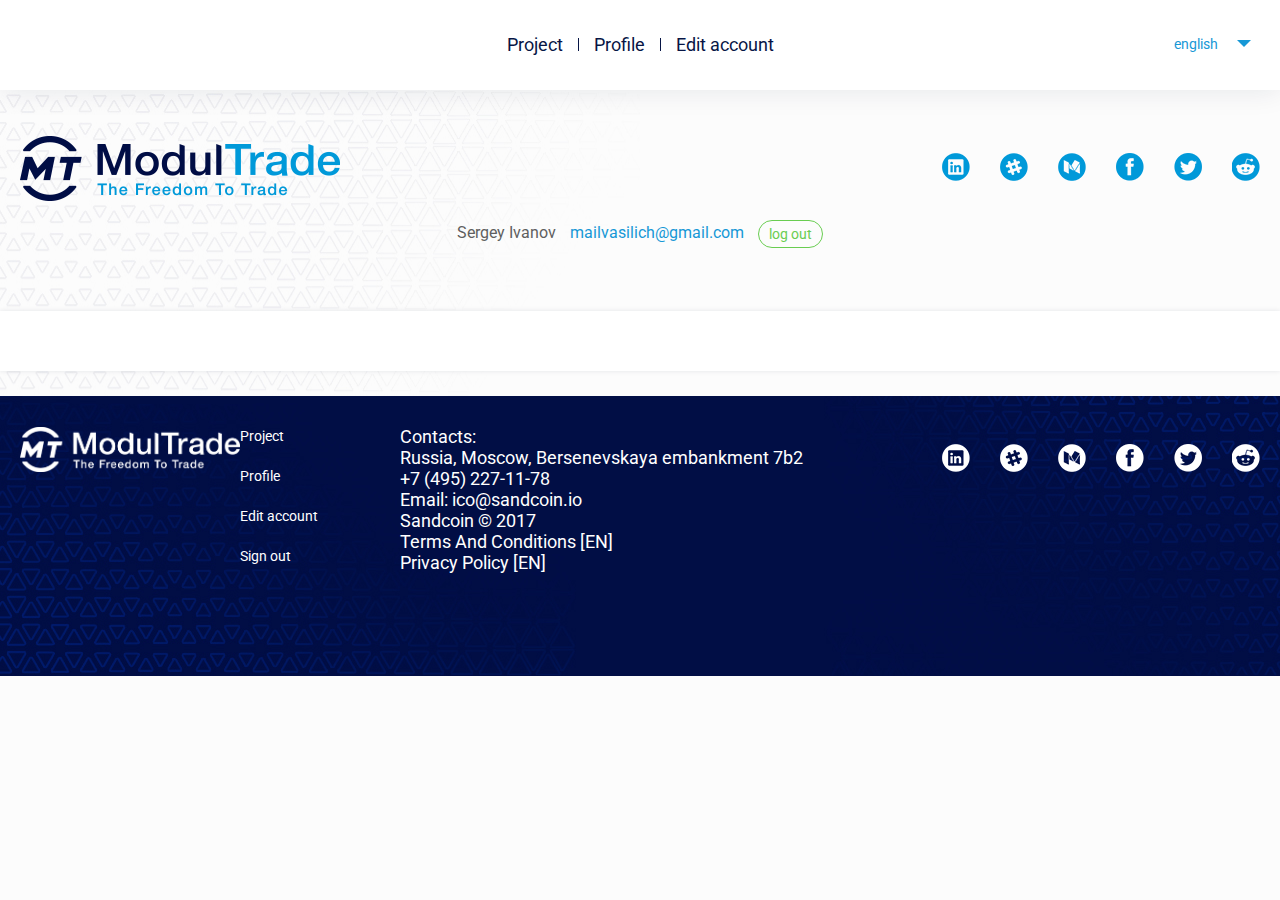
<file: _index.html>
<!DOCTYPE html>
<html lang="ru">

<head>
 <meta charset="UTF-8">
    <meta name="format-detection" content="telephone=no" />
    <meta id="viewport" name="viewport" content="width=device-width, initial-scale=1.0">
   <link href="https://fonts.googleapis.com/css?family=Roboto:100,100i,300,300i,400,400i,500,500i,700,700i,900,900i&amp;subset=cyrillic,cyrillic-ext,latin-ext" rel="stylesheet">
    <link href="/stylesheets/styles.css" type="text/css" rel="stylesheet">
    <script type="text/javascript" src="/javascripts/jquery-2.1.1.min.js"></script>
    <script type="text/javascript" src="/javascripts/jquery.ui.touch-punch.js"></script>
    <script type="text/javascript" src="/javascripts/bootstrap.min.js"></script>
    <script type="text/javascript" src="/javascripts/chosen.jquery.js"></script>
      
    <script type="text/javascript" src="/javascripts/custom.js"></script>

</head>

<body>

  <div class="body-wrap">
    <header class="header">
      <div class=" container">
        <div class="row">
          <div class="menu">
            <div class="menu__item"><a href="#">Project</a></div>   
            <div class="menu__item"><a href="#">Profile</a></div>
            <div class="menu__item"><a href="#">Edit account</a></div>
          </div>

          <div class="lang">
            <div class="lang__wrap">
              <div class="lang__item active"><a href="#" class="lang--1">english</a></div>
              <div class="lang__item"><a href="#" class="lang--2">русский</a></div>
              <div class="lang__item"><a href="#" class="lang--3">chainise</a></div>
            </div>
          </div>
        </div>
      </div>
    </header>

    <section class="main_content">
      <div class="container">
        <div class="row dop_head">
          <div class="logo"><a href="#">gitex</a></div>
          <div class="soc_block">
            <div class="soc_block__item soc_block__item--1"><a href="#">&nbsp;</a></div>
            <div class="soc_block__item soc_block__item--2"><a href="#">&nbsp;</a></div>
            <div class="soc_block__item soc_block__item--3"><a href="#">&nbsp;</a></div>
            <div class="soc_block__item soc_block__item--4"><a href="#">&nbsp;</a></div>
            <div class="soc_block__item soc_block__item--5"><a href="#">&nbsp;</a></div>
            <div class="soc_block__item soc_block__item--6"><a href="#">&nbsp;</a></div>
          </div>
          <div class="account_block">
            <div class="account_block__name">Sergey Ivanov</div>
            <a href="mailto:mailvasilich@gmail.com" class="account_block__mail">mailvasilich@gmail.com</a>
            <a href="#" class="account_block__out green_btn">log out</a>
          </div>
        </div>  
        <div class="main_content__block row">
          
        </div>
      </div>
    </section>   
      
    <footer class="footer">
      <div class="container">
        <div class="row">
          <div class="logo logo--foot"><a href="#">gitex</a></div>

          <div class="soc_block soc_block--foot">
            <div class="soc_block__item soc_block__item--1"><a href="#">&nbsp;</a></div>
            <div class="soc_block__item soc_block__item--2"><a href="#">&nbsp;</a></div>
            <div class="soc_block__item soc_block__item--3"><a href="#">&nbsp;</a></div>
            <div class="soc_block__item soc_block__item--4"><a href="#">&nbsp;</a></div>
            <div class="soc_block__item soc_block__item--5"><a href="#">&nbsp;</a></div>
            <div class="soc_block__item soc_block__item--6"><a href="#">&nbsp;</a></div>
          </div>

          <div class="footer__text">
            <div class="footer__menu">
              <a href="#">Project</a>
              <a href="#">Profile </a>
              <a href="#">Edit account</a>
              <a href="#">Sign out</a>
            </div>
            <div class="footer__contact">
              <p>Contacts:</p>
              <p>Russia, Moscow, Bersenevskaya embankment 7b2</p>
              <p>+7 (495) 227-11-78</p>
              <p>Email: ico@sandcoin.io</p>
              <p>Sandcoin © 2017</p>
              <p>Terms And Conditions [EN]</p>
              <p>Privacy Policy [EN]</p>
            </div>
          </div>

        </div>
      </div>
    </footer>


  </div>
</div>  
</body>
</html>
</file>
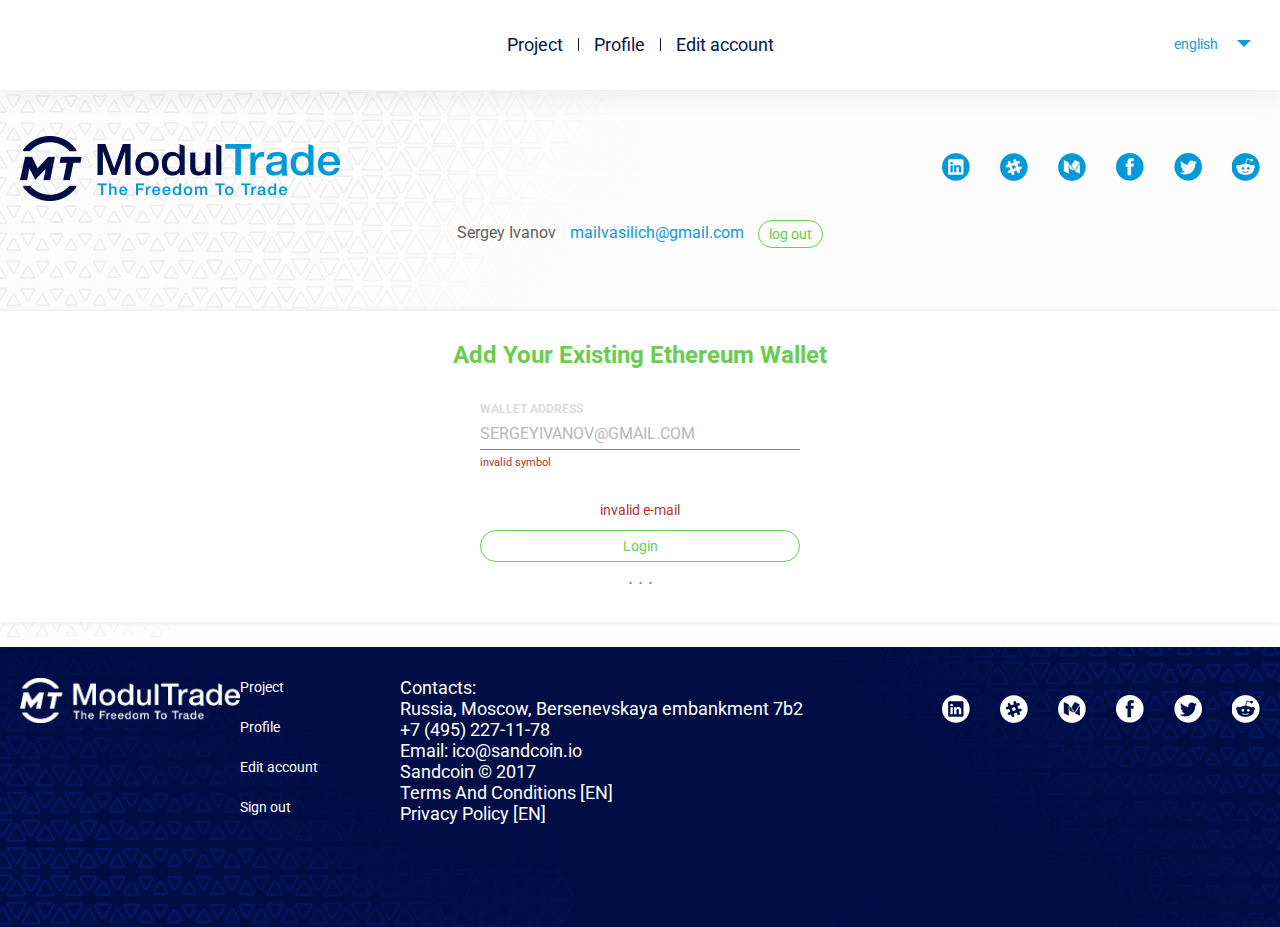
<file: add.html>
<!DOCTYPE html>
<html lang="ru">

<head>
 <meta charset="UTF-8">
    <meta name="format-detection" content="telephone=no" />
    <meta id="viewport" name="viewport" content="width=device-width, initial-scale=1.0">
   <link href="https://fonts.googleapis.com/css?family=Roboto:100,100i,300,300i,400,400i,500,500i,700,700i,900,900i&amp;subset=cyrillic,cyrillic-ext,latin-ext" rel="stylesheet">
    <link href="/stylesheets/styles.css" type="text/css" rel="stylesheet">
    <script type="text/javascript" src="/javascripts/jquery-2.1.1.min.js"></script>
    <script type="text/javascript" src="/javascripts/jquery.ui.touch-punch.js"></script>
    <script type="text/javascript" src="/javascripts/bootstrap.min.js"></script>
    <script type="text/javascript" src="/javascripts/chosen.jquery.js"></script>
      
    <script type="text/javascript" src="/javascripts/custom.js"></script>

</head>

<body>

  <div class="body-wrap">
    <header class="header">
      <div class=" container">
        <div class="row">
          <div class="menu">
            <div class="menu__item"><a href="#">Project</a></div>   
            <div class="menu__item"><a href="#">Profile</a></div>
            <div class="menu__item"><a href="#">Edit account</a></div>
          </div>

          <div class="lang">
            <div class="lang__wrap">
              <div class="lang__item active"><a href="#" class="lang--1">english</a></div>
              <div class="lang__item"><a href="#" class="lang--2">русский</a></div>
              <div class="lang__item"><a href="#" class="lang--3">chainise</a></div>
            </div>
          </div>
        </div>
      </div>
    </header>

    <section class="content">
      <div class="container main_content">
        <div class="row dop_head">
          <div class="logo"><a href="#">gitex</a></div>
          <div class="soc_block">
            <div class="soc_block__item soc_block__item--1"><a href="#">&nbsp;</a></div>
            <div class="soc_block__item soc_block__item--2"><a href="#">&nbsp;</a></div>
            <div class="soc_block__item soc_block__item--3"><a href="#">&nbsp;</a></div>
            <div class="soc_block__item soc_block__item--4"><a href="#">&nbsp;</a></div>
            <div class="soc_block__item soc_block__item--5"><a href="#">&nbsp;</a></div>
            <div class="soc_block__item soc_block__item--6"><a href="#">&nbsp;</a></div>
          </div>
          <div class="account_block">
            <div class="account_block__name">Sergey Ivanov</div>
            <a href="mailto:mailvasilich@gmail.com" class="account_block__mail">mailvasilich@gmail.com</a>
            <a href="#" class="account_block__out green_btn">log out</a>
          </div>
        </div>  
        <div class="main_content__block row">
          <div class="title title--active">
            Add Your Existing Ethereum Wallet
          </div>

          <form action="" class="form standart">
            <div class="form__line">
              <label for="" class="standart">Wallet address</label>
              <input type="text" class="standart" placeholder="sergeyivanov@gmail.com">
              <div class="form__error">invalid symbol</div>
            </div>

            <div class="submit">
              <div class="submit__error">invalid e-mail</div>
              <a href="#" class="green_btn">Login</a>
            </div>
          </form>
        </div>
      </div>
    </section>   
    <footer class="footer">
      <div class="container">
        <div class="row">
          <div class="logo logo--foot"><a href="#">gitex</a></div>

          <div class="soc_block soc_block--foot">
            <div class="soc_block__item soc_block__item--1"><a href="#">&nbsp;</a></div>
            <div class="soc_block__item soc_block__item--2"><a href="#">&nbsp;</a></div>
            <div class="soc_block__item soc_block__item--3"><a href="#">&nbsp;</a></div>
            <div class="soc_block__item soc_block__item--4"><a href="#">&nbsp;</a></div>
            <div class="soc_block__item soc_block__item--5"><a href="#">&nbsp;</a></div>
            <div class="soc_block__item soc_block__item--6"><a href="#">&nbsp;</a></div>
          </div>

          <div class="footer__text">
            <div class="footer__menu">
              <a href="#">Project</a>
              <a href="#">Profile </a>
              <a href="#">Edit account</a>
              <a href="#">Sign out</a>
            </div>
            <div class="footer__contact">
              <p>Contacts:</p>
              <p>Russia, Moscow, Bersenevskaya embankment 7b2</p>
              <p>+7 (495) 227-11-78</p>
              <p>Email: ico@sandcoin.io</p>
              <p>Sandcoin © 2017</p>
              <p>Terms And Conditions [EN]</p>
              <p>Privacy Policy [EN]</p>
            </div>
          </div>

        </div>
      </div>
    </footer>


  </div>
</div>  
</body>
</html>
</file>
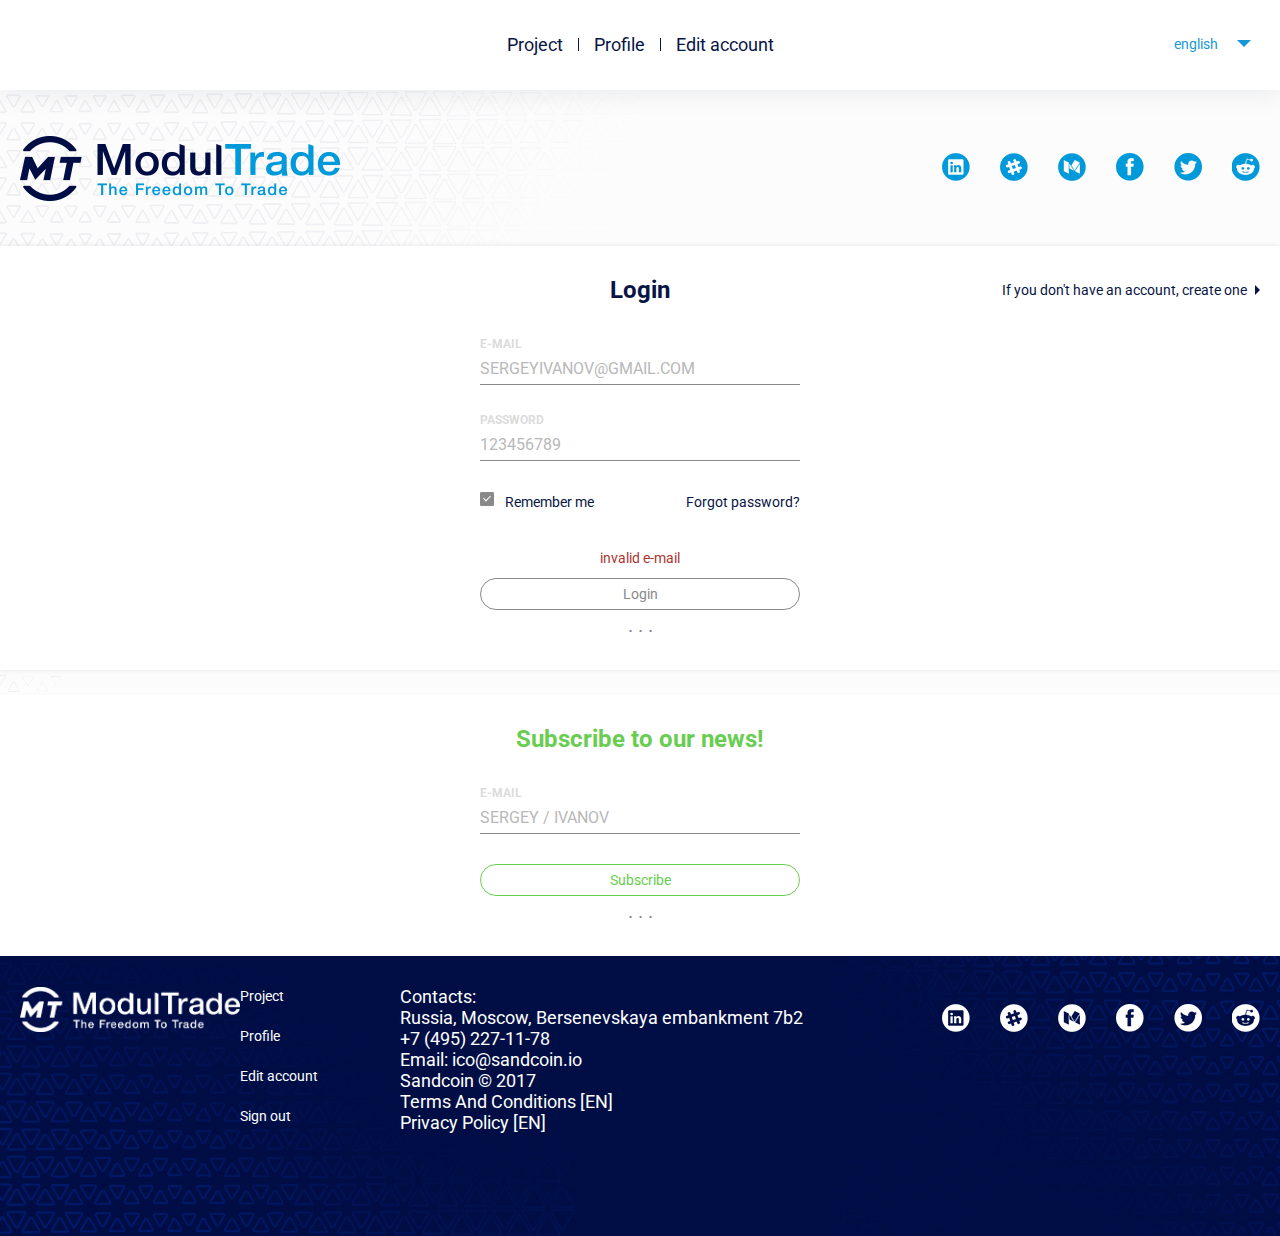
<file: login.html>
<!DOCTYPE html>
<html lang="ru">

<head>
 <meta charset="UTF-8">
    <meta name="format-detection" content="telephone=no" />
    <meta id="viewport" name="viewport" content="width=device-width, initial-scale=1.0">
   <link href="https://fonts.googleapis.com/css?family=Roboto:100,100i,300,300i,400,400i,500,500i,700,700i,900,900i&amp;subset=cyrillic,cyrillic-ext,latin-ext" rel="stylesheet">
    <link href="/stylesheets/styles.css" type="text/css" rel="stylesheet">
    <script type="text/javascript" src="/javascripts/jquery-2.1.1.min.js"></script>
    <script type="text/javascript" src="/javascripts/jquery.ui.touch-punch.js"></script>
    <script type="text/javascript" src="/javascripts/bootstrap.min.js"></script>
    <script type="text/javascript" src="/javascripts/chosen.jquery.js"></script>
      
    <script type="text/javascript" src="/javascripts/custom.js"></script>

</head>

<body>

  <div class="body-wrap">
    <header class="header">
      <div class=" container">
        <div class="row">
          <div class="menu">
            <div class="menu__item"><a href="#">Project</a></div>   
            <div class="menu__item"><a href="#">Profile</a></div>
            <div class="menu__item"><a href="#">Edit account</a></div>
          </div>

          <div class="lang">
            <div class="lang__wrap">
              <div class="lang__item active"><a href="#" class="lang--1">english</a></div>
              <div class="lang__item"><a href="#" class="lang--2">русский</a></div>
              <div class="lang__item"><a href="#" class="lang--3">chainise</a></div>
            </div>
          </div>
        </div>
      </div>
    </header>

    <section class="content">
      <div class="container main_content">
        <div class="row dop_head">
          <div class="logo"><a href="#">gitex</a></div>
          <div class="soc_block">
            <div class="soc_block__item soc_block__item--1"><a href="#">&nbsp;</a></div>
            <div class="soc_block__item soc_block__item--2"><a href="#">&nbsp;</a></div>
            <div class="soc_block__item soc_block__item--3"><a href="#">&nbsp;</a></div>
            <div class="soc_block__item soc_block__item--4"><a href="#">&nbsp;</a></div>
            <div class="soc_block__item soc_block__item--5"><a href="#">&nbsp;</a></div>
            <div class="soc_block__item soc_block__item--6"><a href="#">&nbsp;</a></div>
          </div>
        </div>  
        <div class="main_content__block row">
          <div class="title">
            Login
            <a href="#">If you don't have an account, create one </a>
          </div>

          <form action="" class="form standart">
            <div class="form__line">
              <label for="" class="standart">E-mail</label>
              <input type="text" class="standart" placeholder="sergeyivanov@gmail.com">
            </div>
            <div class="form__line">
              <label for="" class="standart">Password</label>
              <input type="password" class="standart" placeholder="123456789">
            </div>

            <div class="form__foggot">
              <div class="form__foggot_check">
                <div class="checkbox_wrap">
                  <input type="checkbox" checked class="checkbox">
                  <label for="">Remember me</label>
                </div>
              </div>
              <div class="form__foggot_link">
                <a href="#">Forgot password?</a>
              </div>
            </div>

            <div class="submit">
              <div class="submit__error">invalid e-mail</div>
              <a href="#" class="gray_btn">Login</a>
            </div>
          </form>
        </div>
      </div>
      <div class="container">
        <div class="row">
          <div class="title title--active">Subscribe to our news!</div>

           <form action="" class="form standart">
            <div class="form__line">
              <label for="" class="standart">E-mail</label>
              <input type="text" class="standart" placeholder="Sergey / Ivanov">
            </div>
            <div class="submit">
              <a href="#" class="green_btn">Subscribe</a>
            </div>
          </form>
        </div>
      </div>
    </section>
    <footer class="footer">
      <div class="container">
        <div class="row">
          <div class="logo logo--foot"><a href="#">gitex</a></div>

          <div class="soc_block soc_block--foot">
            <div class="soc_block__item soc_block__item--1"><a href="#">&nbsp;</a></div>
            <div class="soc_block__item soc_block__item--2"><a href="#">&nbsp;</a></div>
            <div class="soc_block__item soc_block__item--3"><a href="#">&nbsp;</a></div>
            <div class="soc_block__item soc_block__item--4"><a href="#">&nbsp;</a></div>
            <div class="soc_block__item soc_block__item--5"><a href="#">&nbsp;</a></div>
            <div class="soc_block__item soc_block__item--6"><a href="#">&nbsp;</a></div>
          </div>

          <div class="footer__text">
            <div class="footer__menu">
              <a href="#">Project</a>
              <a href="#">Profile </a>
              <a href="#">Edit account</a>
              <a href="#">Sign out</a>
            </div>
            <div class="footer__contact">
              <p>Contacts:</p>
              <p>Russia, Moscow, Bersenevskaya embankment 7b2</p>
              <p>+7 (495) 227-11-78</p>
              <p>Email: ico@sandcoin.io</p>
              <p>Sandcoin © 2017</p>
              <p>Terms And Conditions [EN]</p>
              <p>Privacy Policy [EN]</p>
            </div>
          </div>

        </div>
      </div>
    </footer>


  </div>
</div>  
</body>
</html>
</file>
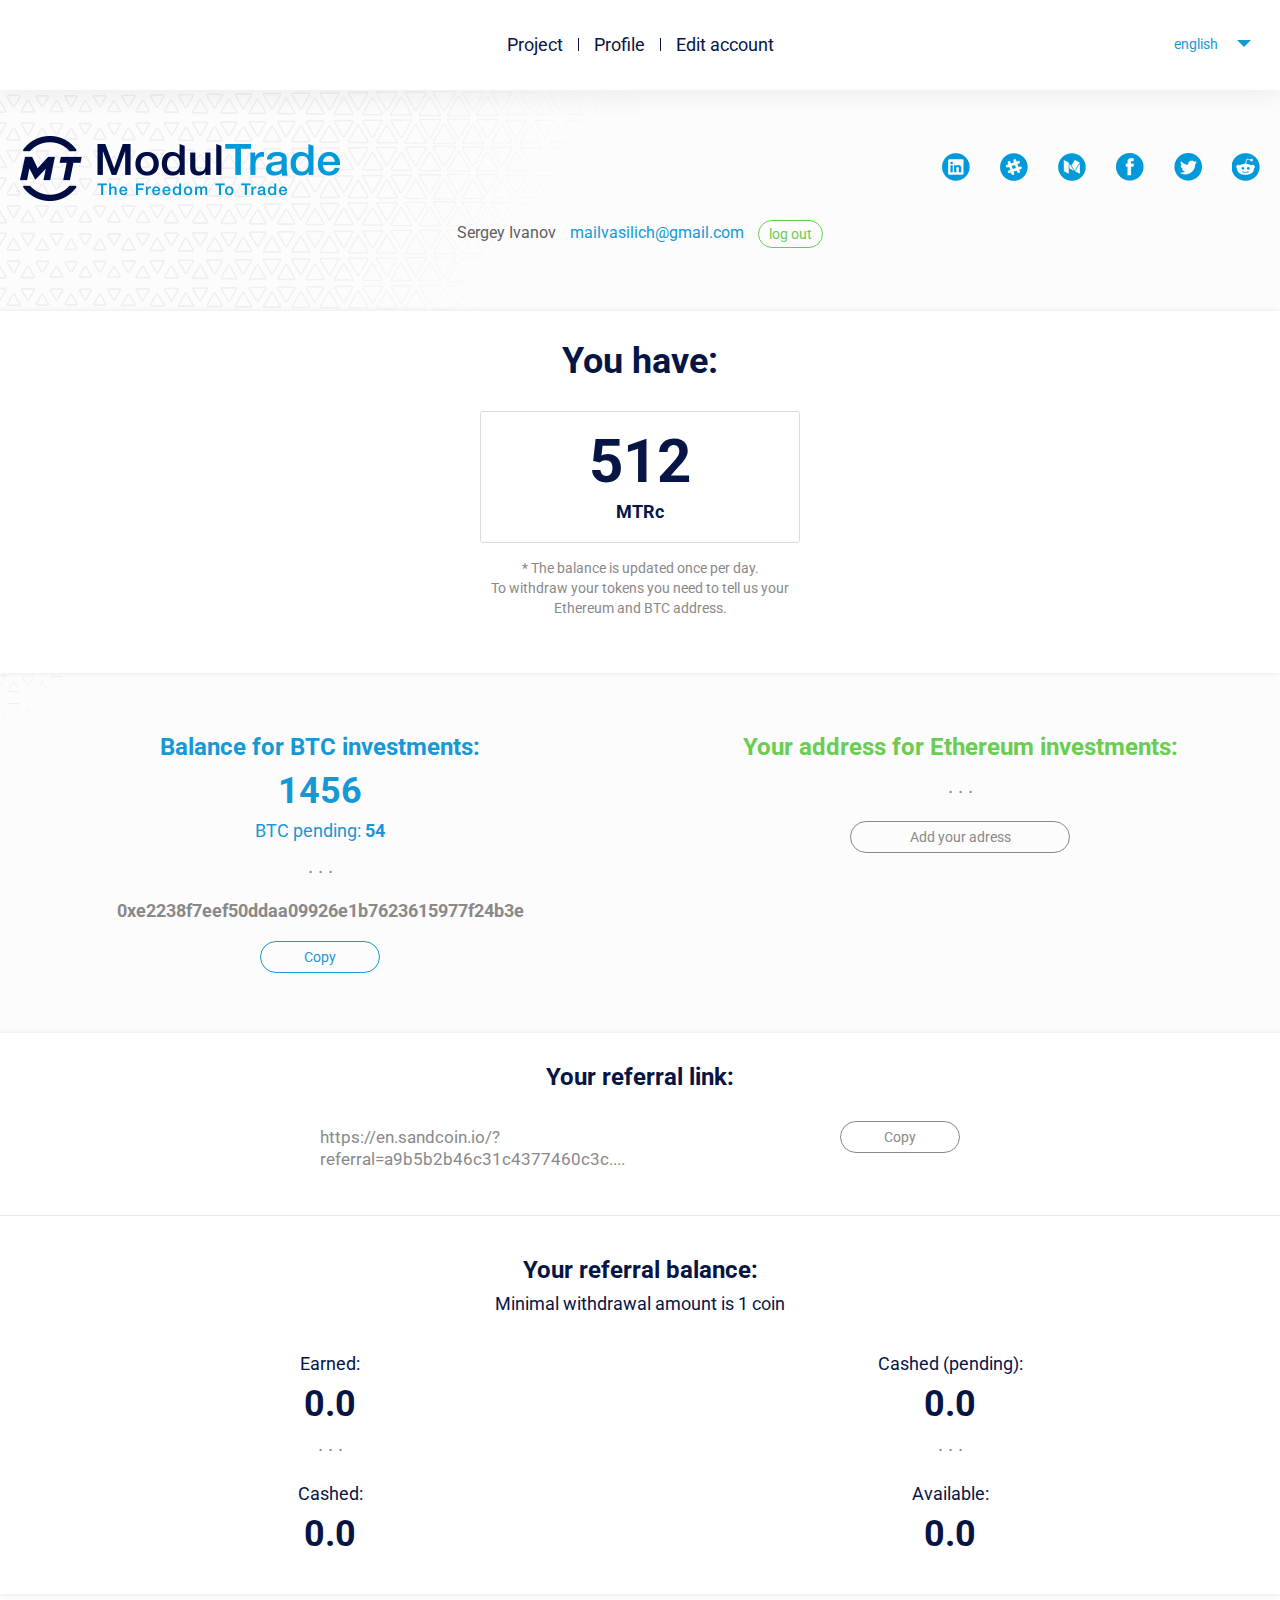
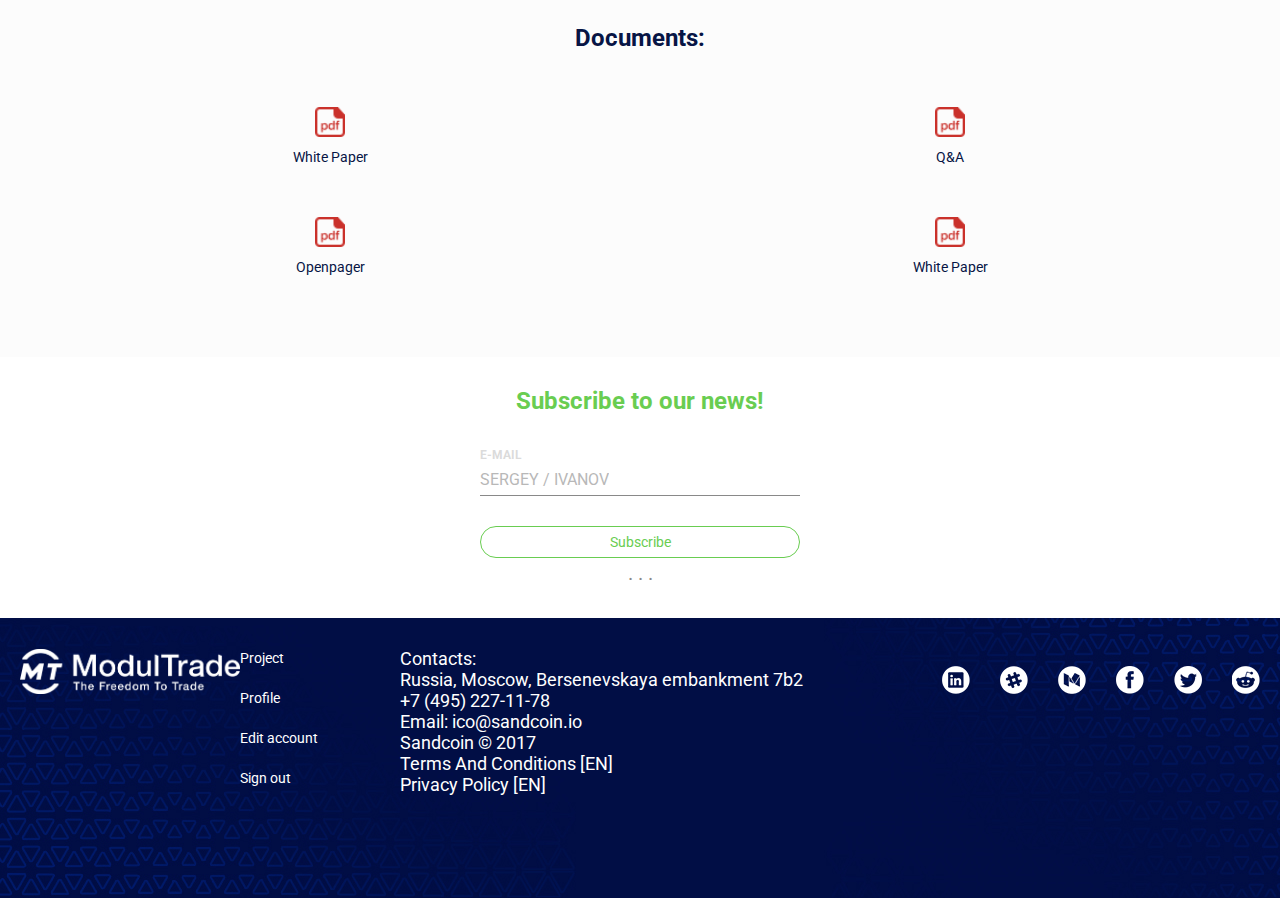
<file: profile.html>
<!DOCTYPE html>
<html lang="ru">

<head>
 <meta charset="UTF-8">
    <meta name="format-detection" content="telephone=no" />
    <meta id="viewport" name="viewport" content="width=device-width, initial-scale=1.0">
   <link href="https://fonts.googleapis.com/css?family=Roboto:100,100i,300,300i,400,400i,500,500i,700,700i,900,900i&amp;subset=cyrillic,cyrillic-ext,latin-ext" rel="stylesheet">
    <link href="/stylesheets/styles.css" type="text/css" rel="stylesheet">
    <script type="text/javascript" src="/javascripts/jquery-2.1.1.min.js"></script>
    <script type="text/javascript" src="/javascripts/jquery.ui.touch-punch.js"></script>
    <script type="text/javascript" src="/javascripts/bootstrap.min.js"></script>
    <script type="text/javascript" src="/javascripts/chosen.jquery.js"></script>
      
    <script type="text/javascript" src="/javascripts/custom.js"></script>

</head>

<body>

  <div class="body-wrap">
    <header class="header">
      <div class=" container">
        <div class="row">
          <div class="menu">
            <div class="menu__item"><a href="#">Project</a></div>   
            <div class="menu__item"><a href="#">Profile</a></div>
            <div class="menu__item"><a href="#">Edit account</a></div>
          </div>

          <div class="lang">
            <div class="lang__wrap">
              <div class="lang__item active"><a href="#" class="lang--1">english</a></div>
              <div class="lang__item"><a href="#" class="lang--2">русский</a></div>
              <div class="lang__item"><a href="#" class="lang--3">chainise</a></div>
            </div>
          </div>
        </div>
      </div>
    </header>

    <section class="content">
      <div class="container main_content">
        <div class="row dop_head">
          <div class="logo"><a href="#">gitex</a></div>
          <div class="soc_block">
            <div class="soc_block__item soc_block__item--1"><a href="#">&nbsp;</a></div>
            <div class="soc_block__item soc_block__item--2"><a href="#">&nbsp;</a></div>
            <div class="soc_block__item soc_block__item--3"><a href="#">&nbsp;</a></div>
            <div class="soc_block__item soc_block__item--4"><a href="#">&nbsp;</a></div>
            <div class="soc_block__item soc_block__item--5"><a href="#">&nbsp;</a></div>
            <div class="soc_block__item soc_block__item--6"><a href="#">&nbsp;</a></div>
          </div>
          <div class="account_block">
            <div class="account_block__name">Sergey Ivanov</div>
            <a href="mailto:mailvasilich@gmail.com" class="account_block__mail">mailvasilich@gmail.com</a>
            <a href="#" class="account_block__out green_btn">log out</a>
          </div>
        </div>  
        <div class="row main_content__block">
          <div class="title_big">You have:</div>
          <div class="have">
            <div class="have__num">512</div>
            <div class="have__unit">MTRc</div>
          </div>
          <div class="dop_text">
            <p>* The balance is updated once per day.</p> 
            <p>To withdraw your tokens you need to tell us your</p>
            <p>Ethereum and BTC address.</p>
          </div>
        </div>
        <div class="row">
          <div class="balance">
            <div class="balance__title">Balance for BTC investments: </div>
            <div class="balance__num">1456</div>
            <div class="balance__pending">BTC pending: <span>54</span></div>
            <div class="load">&nbsp;</div>
            <div class="balance__text">0xe2238f7eef50ddaa09926e1b7623615977f24b3e</div>
            <a href="#" class="balance__btn blue_btn">Copy</a>
          </div>
          <div class="adress">
            <div class="adress__title">Your address for Ethereum investments:</div>
            <div class="load">&nbsp;</div>
            <a href="#" class="gray_btn adress__btn">Add your adress</a>
          </div>
        </div>

        <div class="main_content__block row">
          <div class="title">
            Your referral link:
          </div>
          <div class="referral">
            <a href="#" class="referral__link">https://en.sandcoin.io/?referral=a9b5b2b46c31c4377460c3c....</a>
            <a href="#" class="gray_btn referral__btn">Copy</a>
          </div>
          <div class="referral__money">
            <div class="title">Your referral balance:</div>
            <div class="referral__text">Minimal withdrawal amount is 1 coin</div>
            <div class="referral__block">
              <div class="referral__item">
                <div class="referral__text">Earned:</div>
                <div class="referral__num">0.0</div>
                <div class="load">&nbsp;</div>
              </div>
              <div class="referral__item">
                <div class="referral__text">Cashed (pending):</div>
                <div class="referral__num">0.0</div>
                <div class="load">&nbsp;</div>
              </div>
              <div class="referral__item">
                <div class="referral__text">Cashed:</div>
                <div class="referral__num">0.0</div>
              </div>
              <div class="referral__item">
                <div class="referral__text">Available:</div>
                <div class="referral__num">0.0</div>
              </div>
            </div>
          </div>
        </div>
        <div class="row">
          <div class="title"> Documents:</div>
          <div class="documents">
            <div class="documents__item">  
              <a href="#" class="">
                <div class="documents__icon documents__icon--pdf">&nbsp;</div>
                <div class="documents__name">White Paper</div>
                <div class="documents__hover">
                  <div class="documents__icon documents__icon--download">&nbsp;</div>
                  <div class="documents__name">Download</div>
                </div>
              </a>
            </div>

            <div class="documents__item">  
              <a href="#" class="">
                <div class="documents__icon documents__icon--pdf">&nbsp;</div>
                <div class="documents__name"> Q&A</div>
                <div class="documents__hover">
                  <div class="documents__icon documents__icon--download">&nbsp;</div>
                  <div class="documents__name">Download</div>
                </div>
              </a>
            </div>

            <div class="documents__item">  
              <a href="#" class="">
                <div class="documents__icon documents__icon--pdf">&nbsp;</div>
                <div class="documents__name">Openpager</div>
                <div class="documents__hover">
                  <div class="documents__icon documents__icon--download">&nbsp;</div>
                  <div class="documents__name">Download</div>
                </div>
              </a>
            </div>

            <div class="documents__item">  
              <a href="#" class="">
                <div class="documents__icon documents__icon--pdf">&nbsp;</div>
                <div class="documents__name">White Paper</div>
                <div class="documents__hover">
                  <div class="documents__icon documents__icon--download">&nbsp;</div>
                  <div class="documents__name">Download</div>
                </div>
              </a>
            </div>
          </div>
        </div>
      </div>
      <div class="container">
        <div class="row">
          <div class="title title--active">Subscribe to our news!</div>

           <form action="" class="form standart">
            <div class="form__line">
              <label for="" class="standart">E-mail</label>
              <input type="text" class="standart" placeholder="Sergey / Ivanov">
            </div>
            <div class="submit">
              <a href="#" class="green_btn">Subscribe</a>
            </div>
          </form>
        </div>
      </div>
    </section>
    <footer class="footer">
      <div class="container">
        <div class="row">
          <div class="logo logo--foot"><a href="#">gitex</a></div>

          <div class="soc_block soc_block--foot">
            <div class="soc_block__item soc_block__item--1"><a href="#">&nbsp;</a></div>
            <div class="soc_block__item soc_block__item--2"><a href="#">&nbsp;</a></div>
            <div class="soc_block__item soc_block__item--3"><a href="#">&nbsp;</a></div>
            <div class="soc_block__item soc_block__item--4"><a href="#">&nbsp;</a></div>
            <div class="soc_block__item soc_block__item--5"><a href="#">&nbsp;</a></div>
            <div class="soc_block__item soc_block__item--6"><a href="#">&nbsp;</a></div>
          </div>

          <div class="footer__text">
            <div class="footer__menu">
              <a href="#">Project</a>
              <a href="#">Profile </a>
              <a href="#">Edit account</a>
              <a href="#">Sign out</a>
            </div>
            <div class="footer__contact">
              <p>Contacts:</p>
              <p>Russia, Moscow, Bersenevskaya embankment 7b2</p>
              <p>+7 (495) 227-11-78</p>
              <p>Email: ico@sandcoin.io</p>
              <p>Sandcoin © 2017</p>
              <p>Terms And Conditions [EN]</p>
              <p>Privacy Policy [EN]</p>
            </div>
          </div>

        </div>
      </div>
    </footer>


  </div>
</div>  
</body>
</html>
</file>
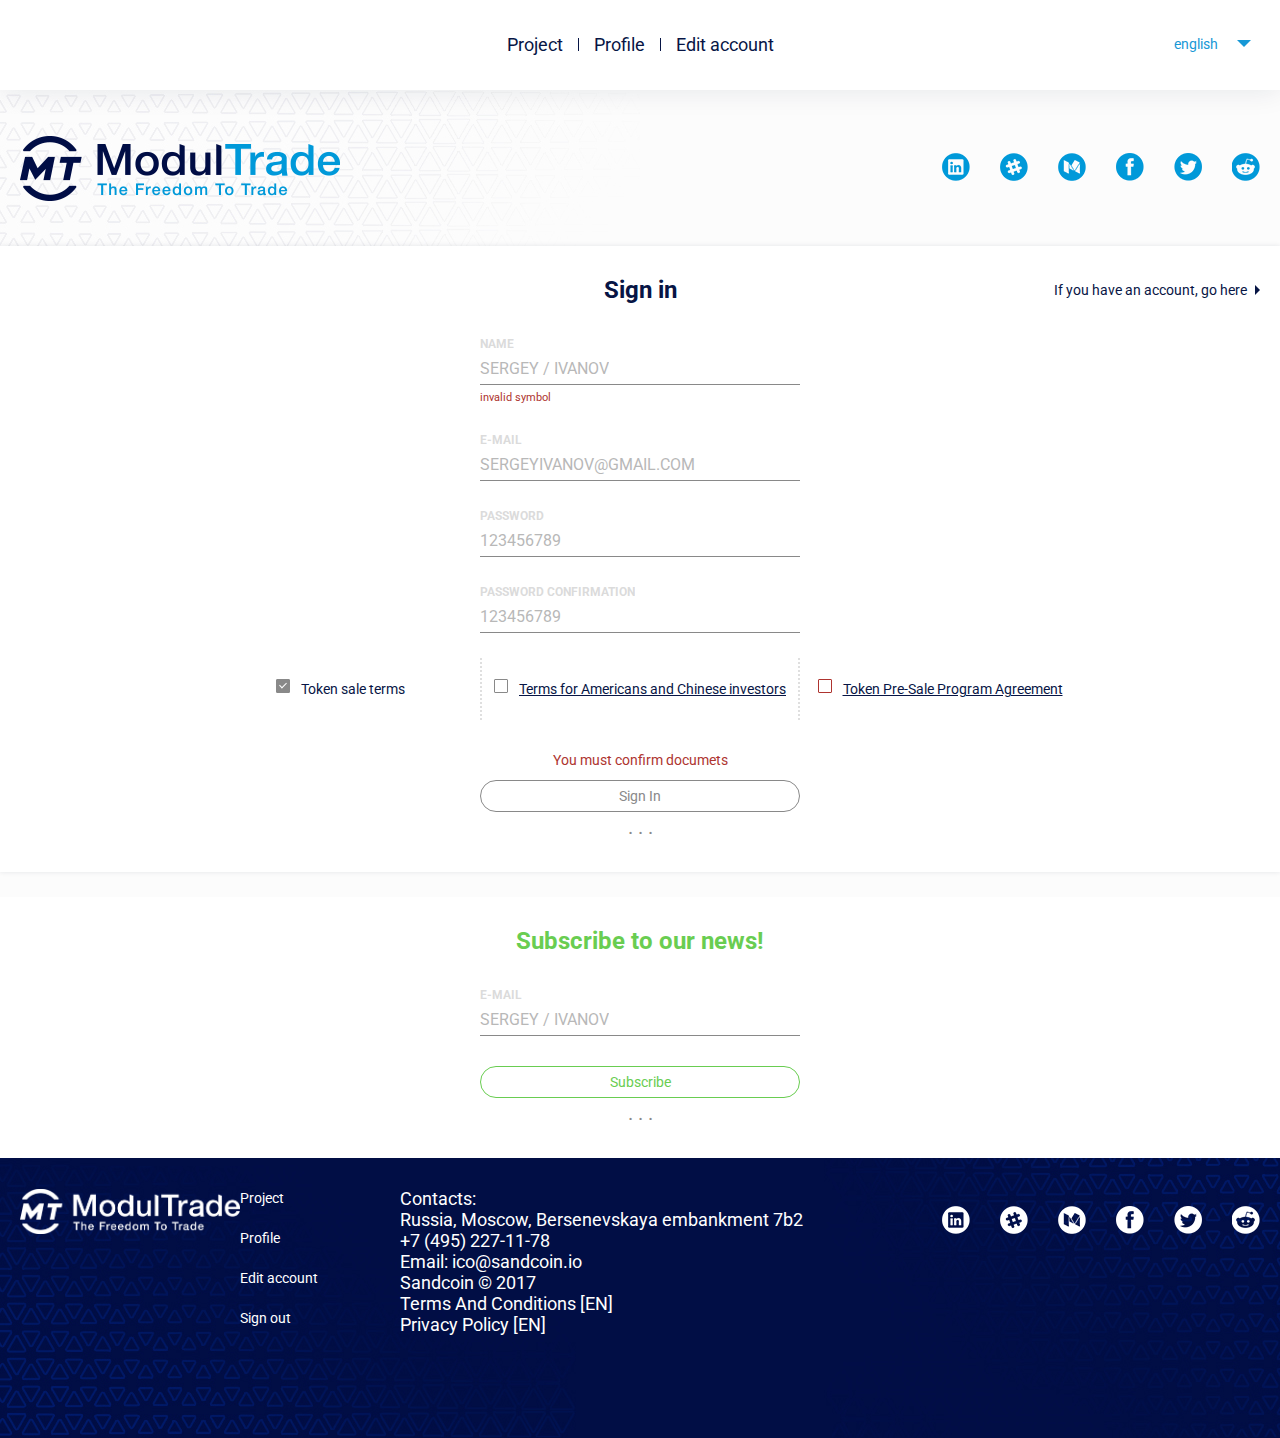
<file: sign-in.html>
<!DOCTYPE html>
<html lang="ru">

<head>
 <meta charset="UTF-8">
    <meta name="format-detection" content="telephone=no" />
    <meta id="viewport" name="viewport" content="width=device-width, initial-scale=1.0">
   <link href="https://fonts.googleapis.com/css?family=Roboto:100,100i,300,300i,400,400i,500,500i,700,700i,900,900i&amp;subset=cyrillic,cyrillic-ext,latin-ext" rel="stylesheet">
    <link href="/stylesheets/styles.css" type="text/css" rel="stylesheet">
    <script type="text/javascript" src="/javascripts/jquery-2.1.1.min.js"></script>
    <script type="text/javascript" src="/javascripts/jquery.ui.touch-punch.js"></script>
    <script type="text/javascript" src="/javascripts/bootstrap.min.js"></script>
    <script type="text/javascript" src="/javascripts/chosen.jquery.js"></script>
      
    <script type="text/javascript" src="/javascripts/custom.js"></script>

</head>

<body>

  <div class="body-wrap">
    <header class="header">
      <div class=" container">
        <div class="row">
          <div class="menu">
            <div class="menu__item"><a href="#">Project</a></div>   
            <div class="menu__item"><a href="#">Profile</a></div>
            <div class="menu__item"><a href="#">Edit account</a></div>
          </div>

          <div class="lang">
            <div class="lang__wrap">
              <div class="lang__item active"><a href="#" class="lang--1">english</a></div>
              <div class="lang__item"><a href="#" class="lang--2">русский</a></div>
              <div class="lang__item"><a href="#" class="lang--3">chainise</a></div>
            </div>
          </div>
        </div>
      </div>
    </header>

    <section class="content">
      <div class="container main_content">
        <div class="row dop_head">
          <div class="logo"><a href="#">gitex</a></div>
          <div class="soc_block">
            <div class="soc_block__item soc_block__item--1"><a href="#">&nbsp;</a></div>
            <div class="soc_block__item soc_block__item--2"><a href="#">&nbsp;</a></div>
            <div class="soc_block__item soc_block__item--3"><a href="#">&nbsp;</a></div>
            <div class="soc_block__item soc_block__item--4"><a href="#">&nbsp;</a></div>
            <div class="soc_block__item soc_block__item--5"><a href="#">&nbsp;</a></div>
            <div class="soc_block__item soc_block__item--6"><a href="#">&nbsp;</a></div>
          </div>
        </div>  
        <div class="main_content__block row">
          <div class="title">
            Sign in
            <a href="#">If you have an account, go here </a>
          </div>

          <form action="" class="form standart">
            <div class="form__line">
              <label for="" class="standart">Name</label>
              <input type="text" class="standart" placeholder="Sergey / Ivanov">
              <div class="form__error">invalid symbol</div>
            </div>
            <div class="form__line">
              <label for="" class="standart">E-mail</label>
              <input type="text" class="standart" placeholder="sergeyivanov@gmail.com">
            </div>
            <div class="form__line">
              <label for="" class="standart">Password</label>
              <input type="password" class="standart" placeholder="123456789">
            </div>
            <div class="form__line">
              <label for="" class="standart">Password confirmation</label>
              <input type="password" class="standart" placeholder="123456789">
            </div>

            <div class="form__checkbox">
              <div class="form__checkbox_item">
                <div class="checkbox_wrap">
                  <input type="checkbox" checked class="checkbox">
                  <label for="">Token sale terms</label>
                </div>
              </div>
              <div class="form__checkbox_item form__checkbox_item--wth_bd">
                <div class="checkbox_wrap">
                  <input type="checkbox" class="checkbox">
                  <label for="">Terms for Americans and Chinese investors</label>
                </div>
              </div>
              <div class="form__checkbox_item">
                <div class="checkbox_wrap">
                  <input type="checkbox" class="checkbox alert">
                  <label for="">Token Pre-Sale Program Agreement</label>
                </div>
              </div>
            </div>

            <div class="submit">
              <div class="submit__error">You must confirm documets</div>
              <a href="#" class="gray_btn">Sign In</a>
            </div>
          </form>
        </div>
      </div>
      <div class="container">
        <div class="row">
          <div class="title title--active">Subscribe to our news!</div>

           <form action="" class="form standart">
            <div class="form__line">
              <label for="" class="standart">E-mail</label>
              <input type="text" class="standart" placeholder="Sergey / Ivanov">
            </div>
            <div class="submit">
              <a href="#" class="green_btn">Subscribe</a>
            </div>
          </form>
        </div>
      </div>
    </section>
    <footer class="footer">
      <div class="container">
        <div class="row">
          <div class="logo logo--foot"><a href="#">gitex</a></div>

          <div class="soc_block soc_block--foot">
            <div class="soc_block__item soc_block__item--1"><a href="#">&nbsp;</a></div>
            <div class="soc_block__item soc_block__item--2"><a href="#">&nbsp;</a></div>
            <div class="soc_block__item soc_block__item--3"><a href="#">&nbsp;</a></div>
            <div class="soc_block__item soc_block__item--4"><a href="#">&nbsp;</a></div>
            <div class="soc_block__item soc_block__item--5"><a href="#">&nbsp;</a></div>
            <div class="soc_block__item soc_block__item--6"><a href="#">&nbsp;</a></div>
          </div>

          <div class="footer__text">
            <div class="footer__menu">
              <a href="#">Project</a>
              <a href="#">Profile </a>
              <a href="#">Edit account</a>
              <a href="#">Sign out</a>
            </div>
            <div class="footer__contact">
              <p>Contacts:</p>
              <p>Russia, Moscow, Bersenevskaya embankment 7b2</p>
              <p>+7 (495) 227-11-78</p>
              <p>Email: ico@sandcoin.io</p>
              <p>Sandcoin © 2017</p>
              <p>Terms And Conditions [EN]</p>
              <p>Privacy Policy [EN]</p>
            </div>
          </div>

        </div>
      </div>
    </footer>


  </div>
</div>  
</body>
</html>
</file>
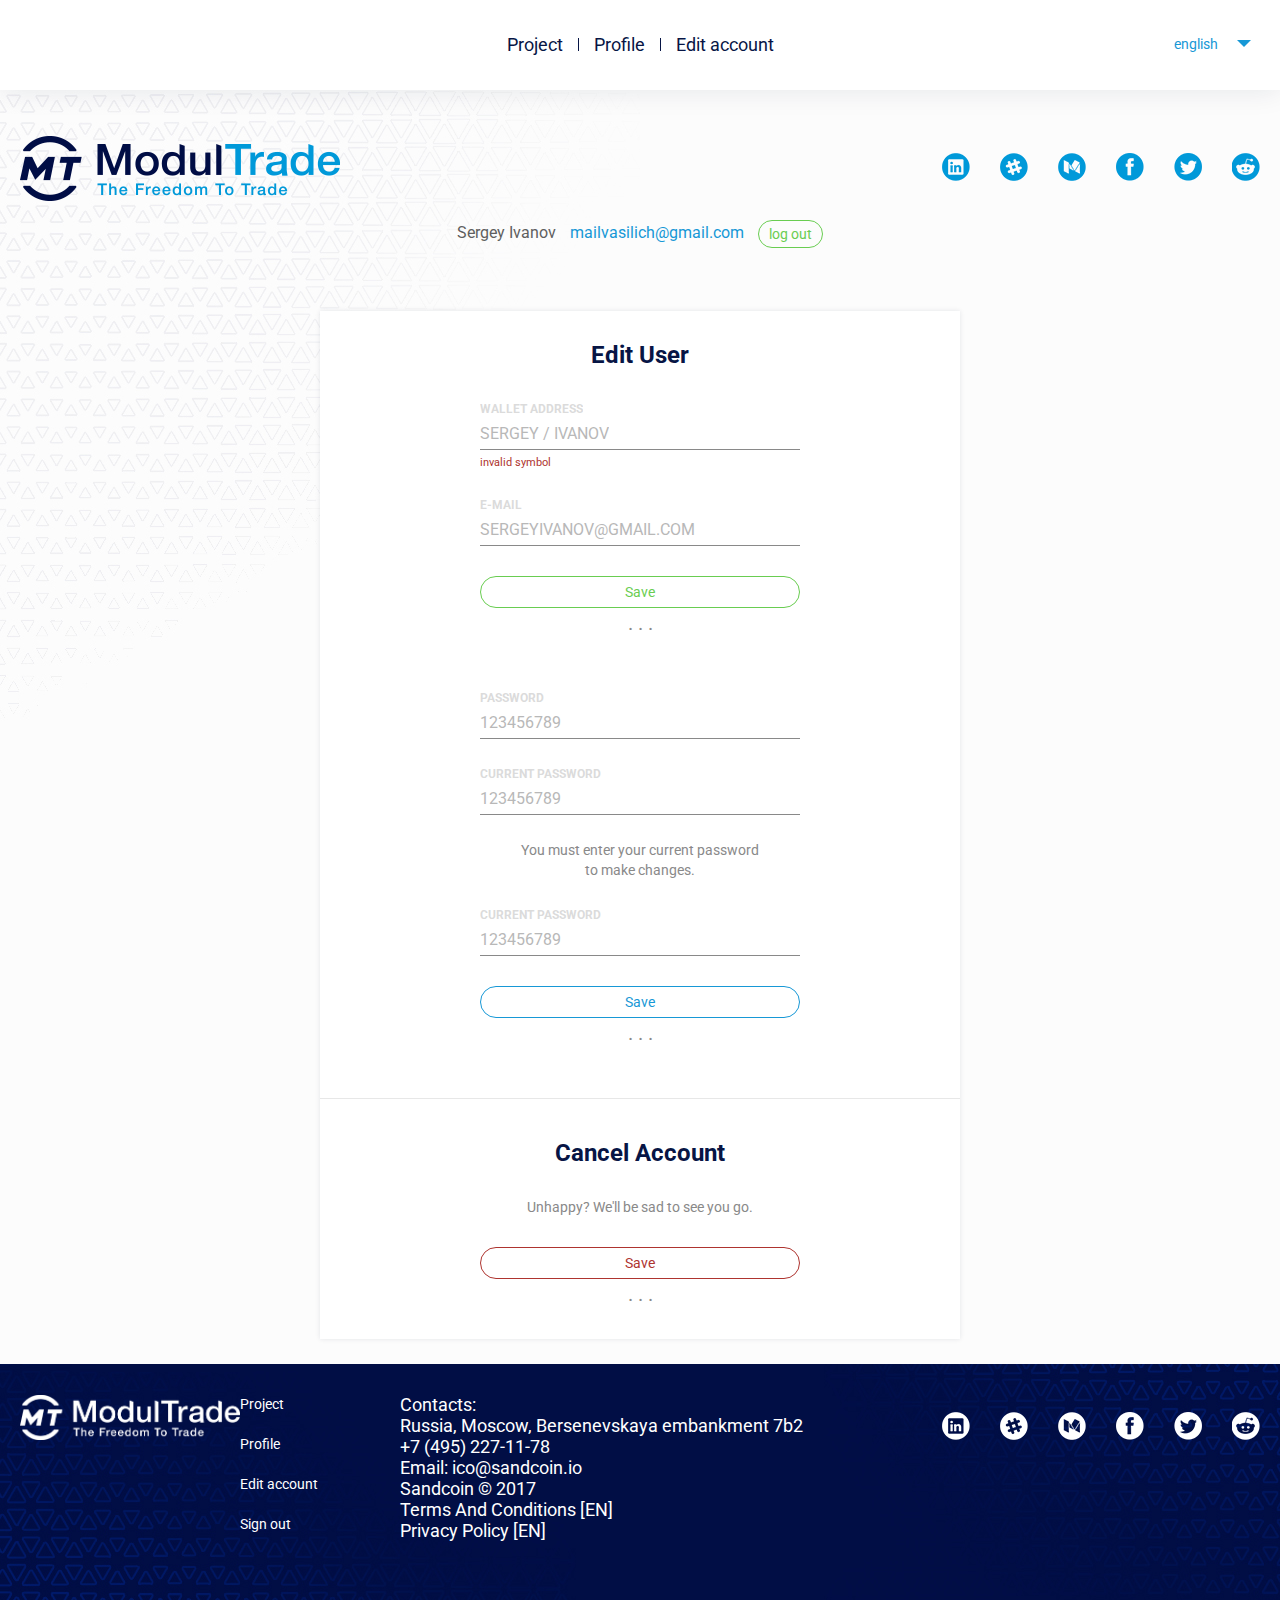
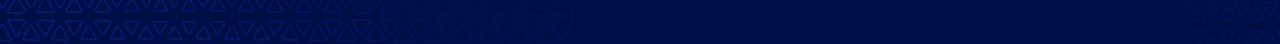
<file: user.html>
<!DOCTYPE html>
<html lang="ru">

<head>
 <meta charset="UTF-8">
    <meta name="format-detection" content="telephone=no" />
    <meta id="viewport" name="viewport" content="width=device-width, initial-scale=1.0">
   <link href="https://fonts.googleapis.com/css?family=Roboto:100,100i,300,300i,400,400i,500,500i,700,700i,900,900i&amp;subset=cyrillic,cyrillic-ext,latin-ext" rel="stylesheet">
    <link href="/stylesheets/styles.css" type="text/css" rel="stylesheet">
    <script type="text/javascript" src="/javascripts/jquery-2.1.1.min.js"></script>
    <script type="text/javascript" src="/javascripts/jquery.ui.touch-punch.js"></script>
    <script type="text/javascript" src="/javascripts/bootstrap.min.js"></script>
    <script type="text/javascript" src="/javascripts/chosen.jquery.js"></script>
      
    <script type="text/javascript" src="/javascripts/custom.js"></script>

</head>

<body>

  <div class="body-wrap">
    <header class="header">
      <div class=" container">
        <div class="row">
          <div class="menu">
            <div class="menu__item"><a href="#">Project</a></div>   
            <div class="menu__item"><a href="#">Profile</a></div>
            <div class="menu__item"><a href="#">Edit account</a></div>
          </div>

          <div class="lang">
            <div class="lang__wrap">
              <div class="lang__item active"><a href="#" class="lang--1">english</a></div>
              <div class="lang__item"><a href="#" class="lang--2">русский</a></div>
              <div class="lang__item"><a href="#" class="lang--3">chainise</a></div>
            </div>
          </div>
        </div>
      </div>
    </header>

    <section class="content">
      <div class="container main_content">
        <div class="row dop_head">
          <div class="logo"><a href="#">gitex</a></div>
          <div class="soc_block">
            <div class="soc_block__item soc_block__item--1"><a href="#">&nbsp;</a></div>
            <div class="soc_block__item soc_block__item--2"><a href="#">&nbsp;</a></div>
            <div class="soc_block__item soc_block__item--3"><a href="#">&nbsp;</a></div>
            <div class="soc_block__item soc_block__item--4"><a href="#">&nbsp;</a></div>
            <div class="soc_block__item soc_block__item--5"><a href="#">&nbsp;</a></div>
            <div class="soc_block__item soc_block__item--6"><a href="#">&nbsp;</a></div>
          </div>
          <div class="account_block">
            <div class="account_block__name">Sergey Ivanov</div>
            <a href="mailto:mailvasilich@gmail.com" class="account_block__mail">mailvasilich@gmail.com</a>
            <a href="#" class="account_block__out green_btn">log out</a>
          </div>
        </div>  
        <div class="main_content__block main_content__block--user row">
          <div class="title">
            Edit User
          </div>

          <form action="" class="form form--wth_cancel standart">
            <div class="form__line">
              <label for="" class="standart">Wallet address</label>
              <input type="text" class="standart" placeholder="Sergey / Ivanov">
              <div class="form__error">invalid symbol</div>
            </div>
            <div class="form__line">
              <label for="" class="standart">E-mail</label>
              <input type="text" class="standart" placeholder="sergeyivanov@gmail.com">
            </div>

            <div class="submit submit--edit">
              <a href="#" class="green_btn">Save</a>
            </div>

            <div class="form__line">
              <label for="" class="standart">Password</label>
              <input type="password" class="standart" placeholder="123456789">
            </div>
            <div class="form__line">
              <label for="" class="standart">Current password</label>
              <input type="password" class="standart" placeholder="123456789">
            </div>
            <div class="dop_text">
              <p>You must enter your current password</p>
              <p>to make changes.</p>
            </div>
            <div class="form__line">
              <label for="" class="standart">Current password</label>
              <input type="password" class="standart" placeholder="123456789">
            </div>

            <div class="submit submit--edit">
              <a href="#" class="blue_btn">Save</a>
            </div>
          </form>

          <div class="canscel">
            <div class="title">Cancel Account</div>
            <div class="dop_text">
              Unhappy? We'll be sad to see you go.
            </div>
            <div class="submit">
              <a href="#" class="red_btn">Save</a>
            </div>
          </div>
        </div>
      </div>
    </section>
    <footer class="footer">
      <div class="container">
        <div class="row">
          <div class="logo logo--foot"><a href="#">gitex</a></div>

          <div class="soc_block soc_block--foot">
            <div class="soc_block__item soc_block__item--1"><a href="#">&nbsp;</a></div>
            <div class="soc_block__item soc_block__item--2"><a href="#">&nbsp;</a></div>
            <div class="soc_block__item soc_block__item--3"><a href="#">&nbsp;</a></div>
            <div class="soc_block__item soc_block__item--4"><a href="#">&nbsp;</a></div>
            <div class="soc_block__item soc_block__item--5"><a href="#">&nbsp;</a></div>
            <div class="soc_block__item soc_block__item--6"><a href="#">&nbsp;</a></div>
          </div>

          <div class="footer__text">
            <div class="footer__menu">
              <a href="#">Project</a>
              <a href="#">Profile </a>
              <a href="#">Edit account</a>
              <a href="#">Sign out</a>
            </div>
            <div class="footer__contact">
              <p>Contacts:</p>
              <p>Russia, Moscow, Bersenevskaya embankment 7b2</p>
              <p>+7 (495) 227-11-78</p>
              <p>Email: ico@sandcoin.io</p>
              <p>Sandcoin © 2017</p>
              <p>Terms And Conditions [EN]</p>
              <p>Privacy Policy [EN]</p>
            </div>
          </div>

        </div>
      </div>
    </footer>


  </div>
</div>  
</body>
</html>
</file>
